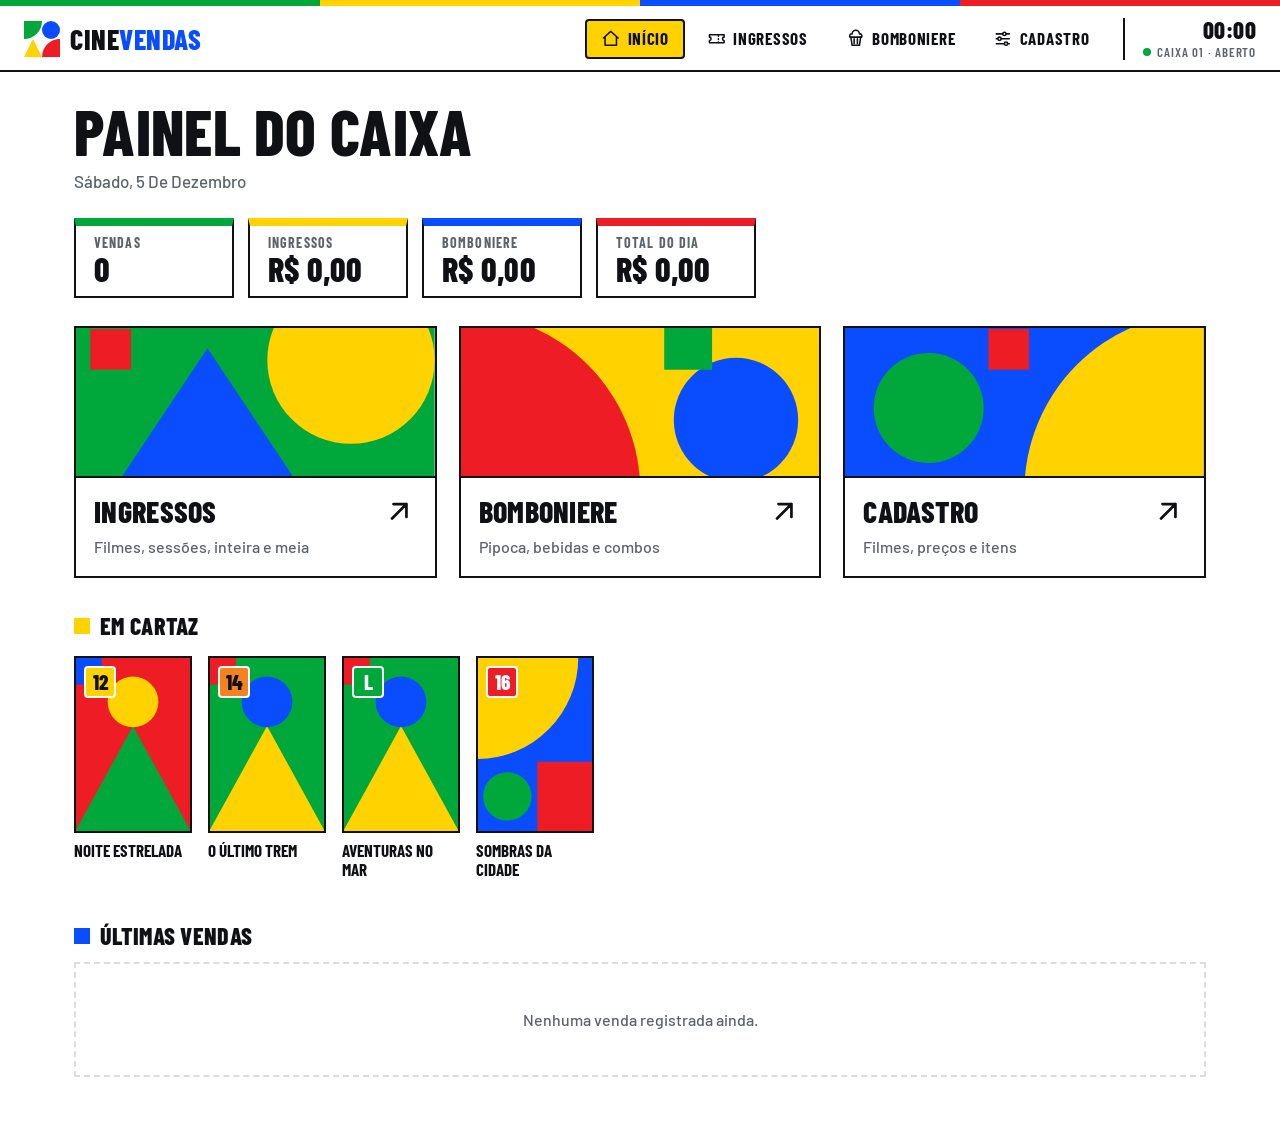
<file: cine/index.html>
<!DOCTYPE html>
<html lang="pt-BR"><head><meta charset="utf-8">
<meta name="viewport" content="width=device-width, initial-scale=1, viewport-fit=cover">
<title>Início · CineVendas</title>
<link href="https://fonts.googleapis.com/css2?family=Barlow:wght@400;500;600;700&family=Barlow+Condensed:wght@600;700;800&family=IBM+Plex+Mono:wght@400;600&display=swap" rel="stylesheet">
<link rel="stylesheet" href="assets/style.css">
</head><body>
<header><a class="logo" id="lg"><i></i>CineVendas</a><nav id="nav"></nav></header>
<main id="app"></main><div id="md"></div>
<script>var ROOT=''</script>
<script src="assets/app.js"></script>
<script>
function home(){const a=sum('ingresso'),b=sum('bomboniere'),ult=db.vendas.slice(-6).reverse();
 const d=new Date().toLocaleDateString('pt-BR',{weekday:'long',day:'numeric',month:'long'});
 const art=(bg,c)=>`<div class="art"><svg viewBox="0 0 300 150" preserveAspectRatio="xMidYMid slice"><rect width="300" height="150" fill="${bg}"/>${c}</svg></div>`;
 $('#app').innerHTML=`<h1>Painel do caixa</h1><p class="sub dt">${d}</p>
 <div class="kpi"><div><small>Vendas</small><b>${a[0]+b[0]}</b></div><div><small>Ingressos</small><b>${R(a[1])}</b></div><div><small>Bomboniere</small><b>${R(b[1])}</b></div><div><small>Total do dia</small><b>${R(a[1]+b[1])}</b></div></div>
 <div class="tiles">
 <a class="tile" href="${L('vendas')}">${art('#00A83B','<circle cx="230" cy="40" r="70" fill="#FFD200"/><path d="M30 150L110 30L190 150z" fill="#0A4DFF"/><rect x="12" y="14" width="34" height="34" fill="#EE1C25"/>')}<div class="tb"><b>Ingressos ${I('arrow')}</b><span class="d">Filmes, sessões, inteira e meia</span></div></a>
 <a class="tile" href="${L('bomboniere')}">${art('#FFD200','<path d="M0 0A150 150 0 0 1 150 150H0z" fill="#EE1C25"/><circle cx="230" cy="90" r="52" fill="#0A4DFF"/><rect x="170" y="8" width="40" height="40" fill="#00A83B"/>')}<div class="tb"><b>Bomboniere ${I('arrow')}</b><span class="d">Pipoca, bebidas e combos</span></div></a>
 <a class="tile" href="${L('cadastro')}">${art('#0A4DFF','<path d="M300 150H150A150 150 0 0 1 300 0z" fill="#FFD200"/><circle cx="70" cy="80" r="46" fill="#00A83B"/><rect x="120" y="14" width="34" height="34" fill="#EE1C25"/>')}<div class="tb"><b>Cadastro ${I('arrow')}</b><span class="d">Filmes, preços e itens</span></div></a></div>
 <h2 class="sh k1">Em cartaz</h2>
 ${db.filmes.length?`<div class="now">${db.filmes.map(x=>`<a href="${L('vendas')}"><div class="pst">${ph(x)}<span class="cl" data-c="${x.classif}">${CL(x.classif)}</span></div><b>${x.titulo}</b></a>`).join('')}</div>`:'<div class="empty">Nenhum filme cadastrado.</div>'}
 <h2 class="sh k2">Últimas vendas</h2>
 ${ult.length?`<div class="tw"><table><thead><tr><th>Nº</th><th>Tipo</th><th>Pagamento</th><th>Valor</th></tr></thead><tbody>${ult.map(v=>`<tr><td class="n">${String(v.n).padStart(4,'0')}</td><td><span class="tg ${v.tipo}">${v.tipo=='ingresso'?'Ingresso':'Bomboniere'}</span></td><td>${v.pay}</td><td class="v">${R(v.total)}</td></tr>`).join('')}</tbody></table></div>`:'<div class="empty">Nenhuma venda registrada ainda.</div>'}`}

boot('home',home);
</script></body></html>
</file>
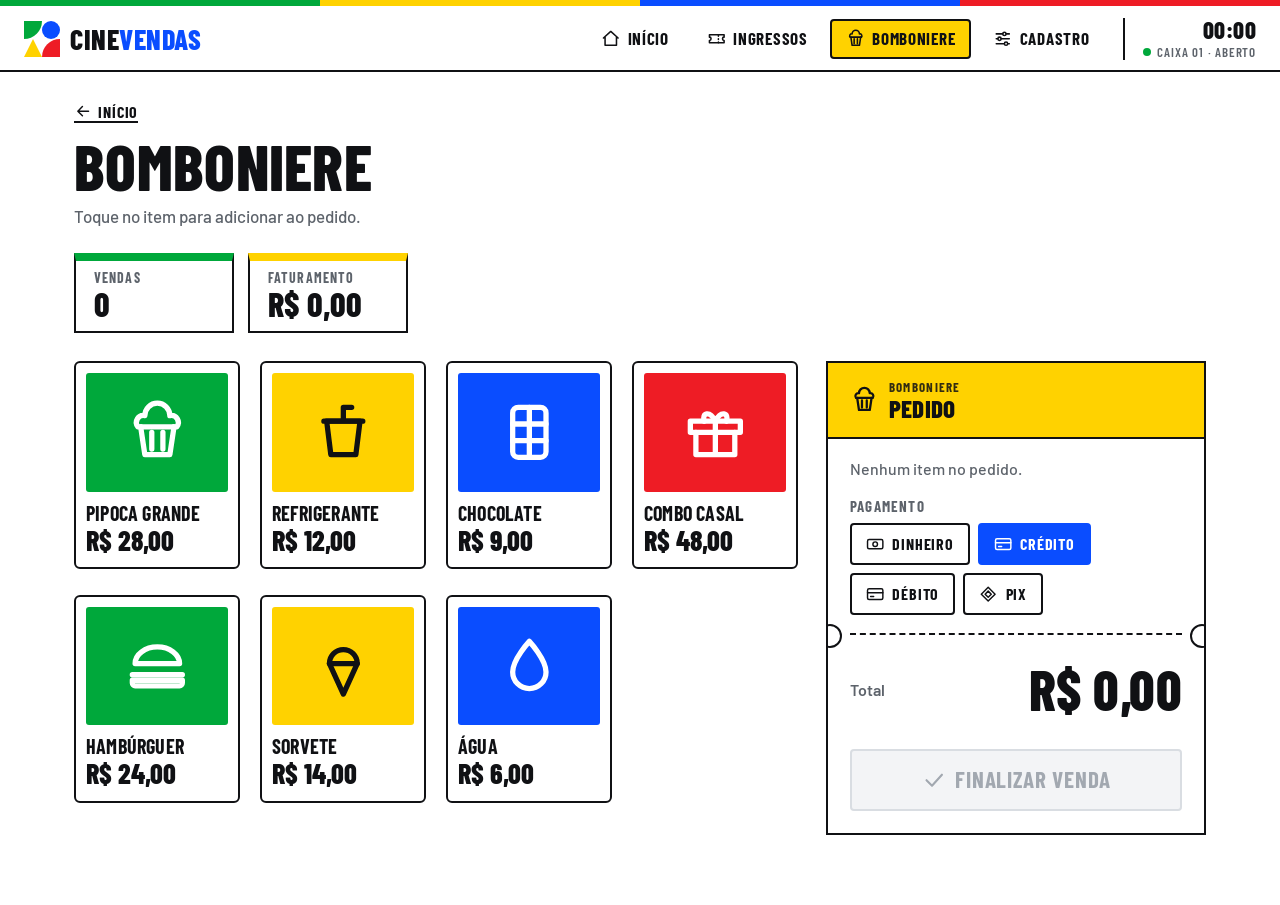
<file: cine/bomboniere/index.html>
<!DOCTYPE html>
<html lang="pt-BR"><head><meta charset="utf-8">
<meta name="viewport" content="width=device-width, initial-scale=1, viewport-fit=cover">
<title>Bomboniere · CineVendas</title>
<link href="https://fonts.googleapis.com/css2?family=Barlow:wght@400;500;600;700&family=Barlow+Condensed:wght@600;700;800&family=IBM+Plex+Mono:wght@400;600&display=swap" rel="stylesheet">
<link rel="stylesheet" href="../assets/style.css">
</head><body>
<header><a class="logo" id="lg"><i></i>CineVendas</a><nav id="nav"></nav></header>
<main id="app"></main><div id="md"></div>
<script>var ROOT='../'</script>
<script src="../assets/app.js"></script>
<script>
function bombo(){const ids=Object.keys(B.cart),tot=ids.reduce((a,id)=>a+B.cart[id]*db.itens.find(x=>x.id==id).preco,0);
 $('#app').innerHTML=back+`<h1>Bomboniere</h1><p class="sub">Toque no item para adicionar ao pedido.</p>${kpi('bomboniere')}<div class="two">
 ${db.itens.length?`<div class="grid" style="grid-template-columns:repeat(auto-fill,minmax(150px,1fr))">${db.itens.map((x,i)=>`<div class="item k${i%4}" onclick="addB(${x.id},1)">${B.cart[x.id]?`<span class="bd">${B.cart[x.id]}</span>`:''}<div class="im">${x.foto?`<img src="${x.foto}" alt="">`:I(x.ic||'popcorn')}</div><b>${x.nome}</b><div class="pp">${R(x.preco)}</div></div>`).join('')}</div>`:'<div class="empty">Nenhum item cadastrado.</div>'}
 <div class="panel"><div class="hd">${I('popcorn')}<div><small>Bomboniere</small>Pedido</div></div>${ids.length?ids.map(id=>{const x=db.itens.find(y=>y.id==id);return `<div class="row"><div>${x.nome}<small>${R(x.preco*B.cart[id])}</small></div><div class="q"><button onclick="addB(${id},-1)">${I('minus')}</button><span>${B.cart[id]}</span><button onclick="addB(${id},1)">${I('plus')}</button></div></div>`}).join(''):'<p class="mu">Nenhum item no pedido.</p>'}
 <span class="lb">Pagamento</span>${pays(B.pay,'setBP')}<div class="sep"></div>
 <div class="row"><span class="mu">Total</span><span class="tot">${R(tot)}</span></div><br>
 <button class="big" ${tot?'':'disabled'} onclick="fimB()">${I('check')} Finalizar venda</button></div></div>`}
function addB(id,d){B.cart[id]=(B.cart[id]||0)+d;if(B.cart[id]<=0)delete B.cart[id];bombo()}
const setBP=p=>{B.pay=p;bombo()};
function fimB(){let total=0;const l=Object.keys(B.cart).map(id=>{const x=db.itens.find(y=>y.id==id),s=x.preco*B.cart[id];total+=s;return `${B.cart[id]}x ${x.nome} · ${R(s)}`});
 recibo('bomboniere',l,total,B.pay);B.cart={};bombo()}

boot('bomboniere',bombo);
</script></body></html>
</file>
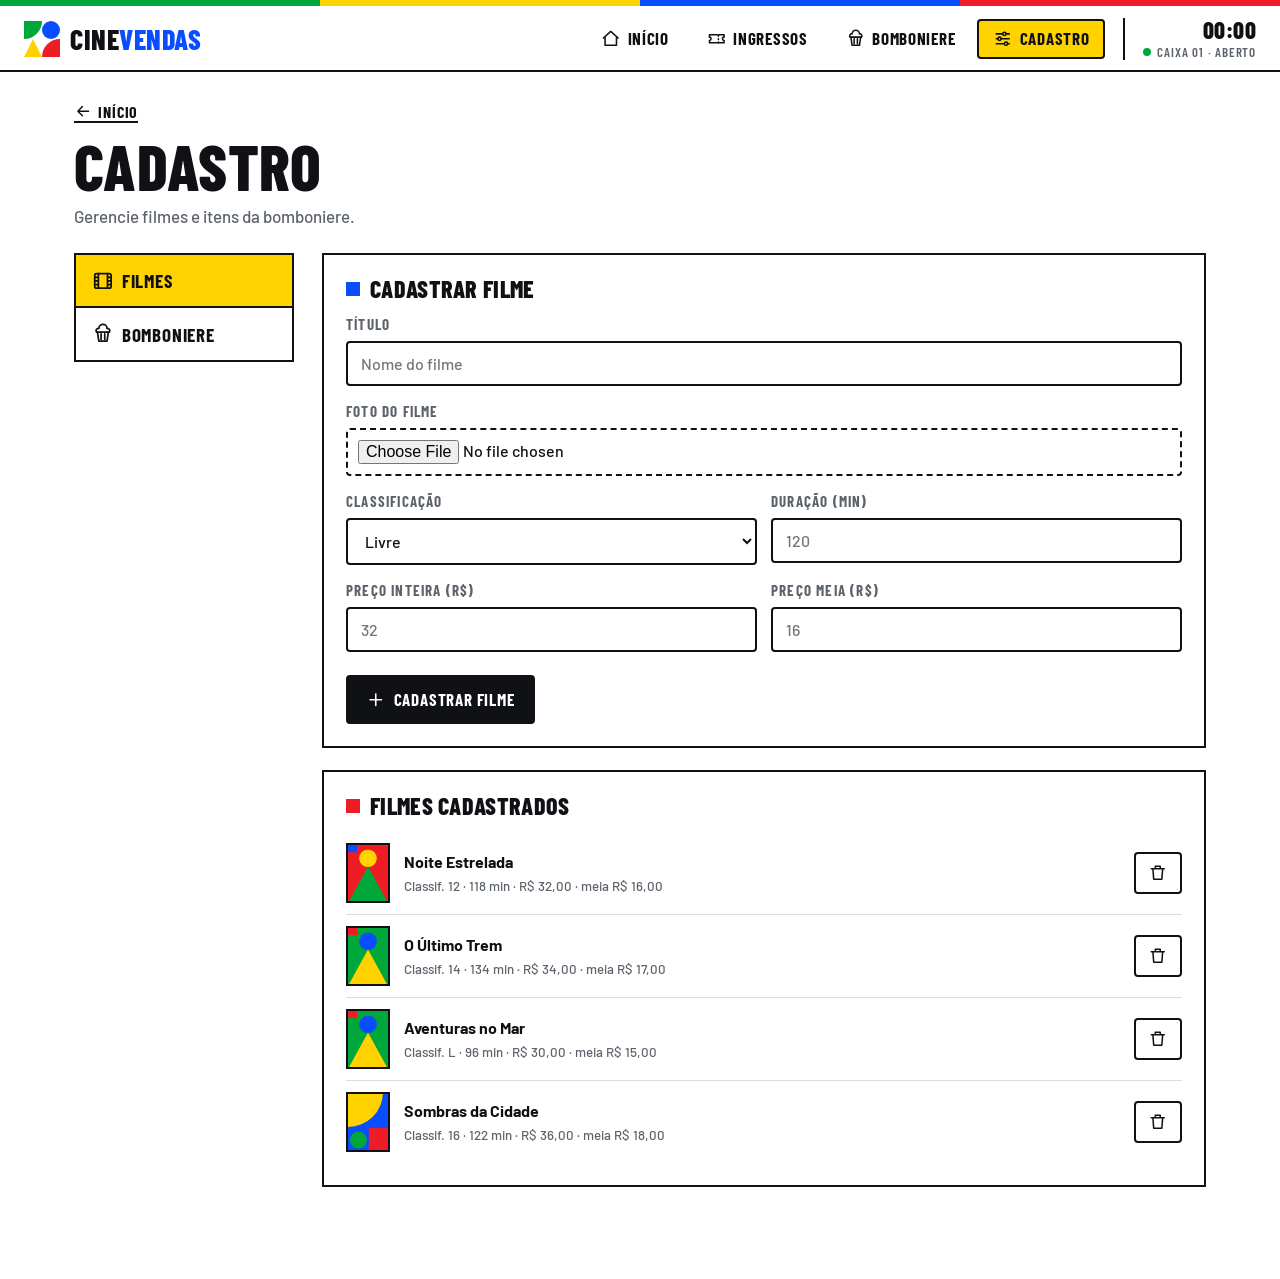
<file: cine/cadastro/index.html>
<!DOCTYPE html>
<html lang="pt-BR"><head><meta charset="utf-8">
<meta name="viewport" content="width=device-width, initial-scale=1, viewport-fit=cover">
<title>Cadastro · CineVendas</title>
<link href="https://fonts.googleapis.com/css2?family=Barlow:wght@400;500;600;700&family=Barlow+Condensed:wght@600;700;800&family=IBM+Plex+Mono:wght@400;600&display=swap" rel="stylesheet">
<link rel="stylesheet" href="../assets/style.css">
</head><body>
<header><a class="logo" id="lg"><i></i>CineVendas</a><nav id="nav"></nav></header>
<main id="app"></main><div id="md"></div>
<script>var ROOT='../'</script>
<script src="../assets/app.js"></script>
<script>
function cadastro(){tmp.foto=null;const F=tab=='filmes';
 $('#app').innerHTML=back+`<h1>Cadastro</h1><p class="sub">Gerencie filmes e itens da bomboniere.</p><div class="admin">
 <div class="side"><button class="${F?'on':''}" onclick="tab='filmes';cadastro()">${I('film')} Filmes</button><button class="${F?'':'on'}" onclick="tab='itens';cadastro()">${I('popcorn')} Bomboniere</button></div>
 <div><div class="card"><h2>${F?'Cadastrar filme':'Cadastrar item'}</h2>${F?`
 <span class="lb" style="margin-top:0">Título</span><input id="t" placeholder="Nome do filme">
 <span class="lb">Foto do filme</span><input type="file" accept="image/*" onchange="foto(this)"><div id="pv"></div>
 <div class="f2"><div><span class="lb">Classificação</span><select id="c">${['Livre','10','12','14','16','18'].map(x=>`<option>${x}</option>`).join('')}</select></div>
 <div><span class="lb">Duração (min)</span><input id="d" type="number" min="1" placeholder="120"></div>
 <div><span class="lb">Preço inteira (R$)</span><input id="p" type="number" min="0" step=".5" placeholder="32" oninput="$('#m').value=(this.value/2).toFixed(2)"></div>
 <div><span class="lb">Preço meia (R$)</span><input id="m" type="number" min="0" step=".5" placeholder="16"></div></div><br>
 <button onclick="addF()">${I('plus')} Cadastrar filme</button>`:`
 <div class="f2"><div><span class="lb" style="margin-top:0">Nome</span><input id="t" placeholder="Pipoca média"></div><div><span class="lb" style="margin-top:0">Preço (R$)</span><input id="p" type="number" min="0" step=".5" placeholder="18"></div></div>
 <span class="lb">Ícone</span><div class="icp">${ICS.map(i=>`<button class="${i==tmp.ic?'on':''}" onclick="tmp.ic='${i}';document.querySelectorAll('.icp button').forEach(b=>b.classList.remove('on'));this.classList.add('on')">${I(i)}</button>`).join('')}</div>
 <span class="lb">Ou envie uma foto (opcional)</span><input type="file" accept="image/*" onchange="foto(this)"><div id="pv"></div><br>
 <button onclick="addI()">${I('plus')} Cadastrar item</button>`}</div>
 <div class="card"><h2>${F?'Filmes cadastrados':'Itens cadastrados'}</h2>${(F?db.filmes:db.itens).map(x=>`<div class="li"><div class="th">${F?ph(x):x.foto?`<img src="${x.foto}" style="position:absolute;inset:0;width:100%;height:100%;object-fit:cover" alt="">`:I(x.ic||'popcorn')}</div><div><b>${x.titulo||x.nome}</b><br><small>${F?`Classif. ${CL(x.classif)} · ${x.dur} min · ${R(x.preco)} · meia ${R(x.meia)}`:R(x.preco)}</small></div><button class="g" onclick="del('${tab}',${x.id})">${I('trash')}</button></div>`).join('')||'<div class="empty">Nada cadastrado.</div>'}</div></div></div>`}
function foto(inp){const f=inp.files[0];if(!f)return;const r=new FileReader();r.onload=()=>{const im=new Image();im.onload=()=>{const s=Math.min(1,360/im.width),c=document.createElement('canvas');c.width=im.width*s;c.height=im.height*s;c.getContext('2d').drawImage(im,0,0,c.width,c.height);tmp.foto=c.toDataURL('image/jpeg',.7);$('#pv').innerHTML=`<img src="${tmp.foto}" style="width:90px;margin-top:8px;border-radius:10px" alt="">`};im.src=r.result};r.readAsDataURL(f)}
function addF(){const t=$('#t').value.trim(),p=+$('#p').value,m=+$('#m').value,d=+$('#d').value;if(!t||!p||!d)return alert('Preencha título, duração e preço.');
 db.filmes.push({id:db.seq++,titulo:t,preco:p,meia:m||p/2,classif:$('#c').value,dur:d,foto:tmp.foto,hue:Math.random()*360|0});save();cadastro()}
function addI(){const t=$('#t').value.trim(),p=+$('#p').value;if(!t||!p)return alert('Preencha nome e preço.');
 db.itens.push({id:db.seq++,nome:t,preco:p,ic:tmp.ic,foto:tmp.foto});save();cadastro()}
function del(k,id){db[k]=db[k].filter(x=>x.id!=id);if(V.sel==id)V.sel=null;delete B.cart[id];save();cadastro()}

boot('cadastro',cadastro);
</script></body></html>
</file>
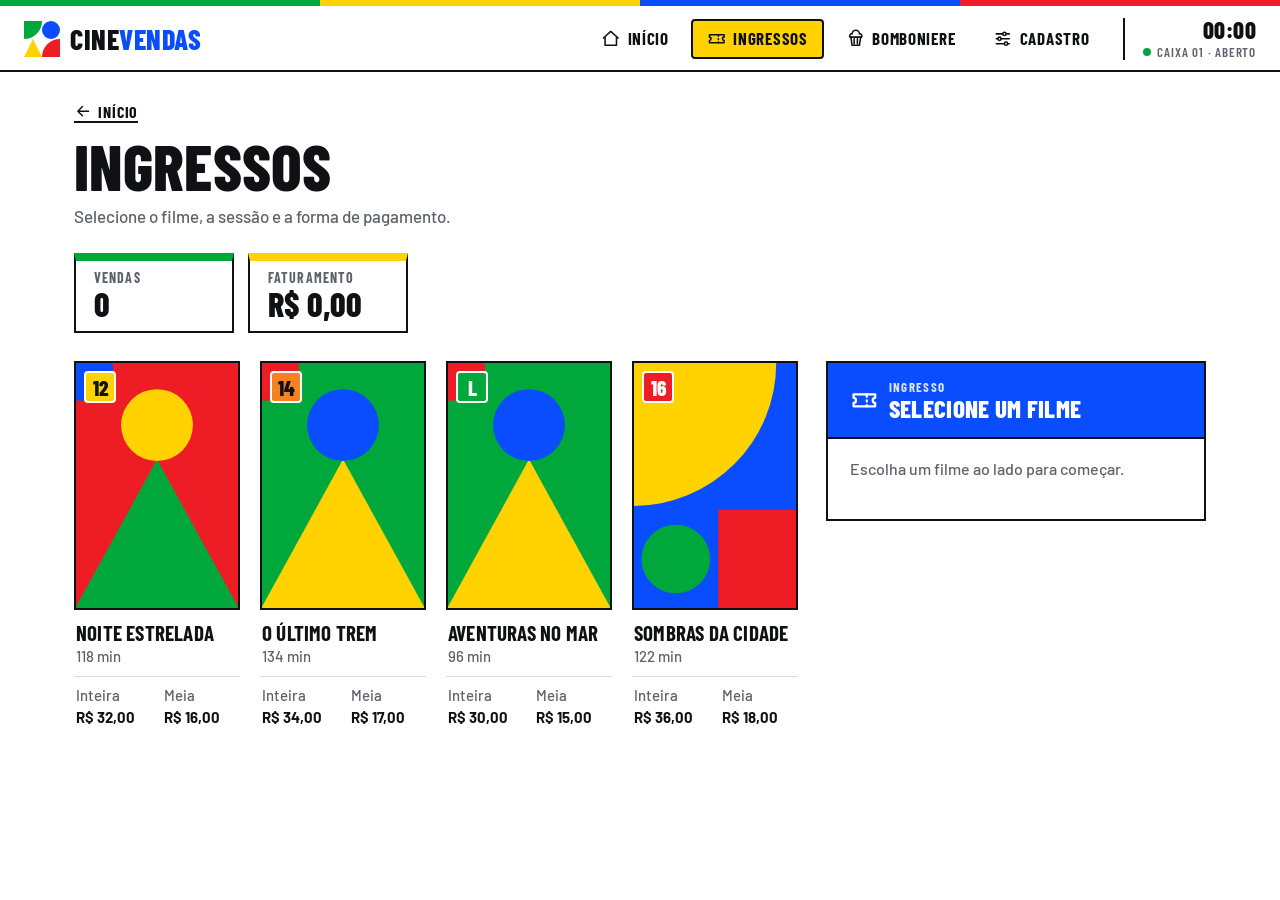
<file: cine/vendas/index.html>
<!DOCTYPE html>
<html lang="pt-BR"><head><meta charset="utf-8">
<meta name="viewport" content="width=device-width, initial-scale=1, viewport-fit=cover">
<title>Ingressos · CineVendas</title>
<link href="https://fonts.googleapis.com/css2?family=Barlow:wght@400;500;600;700&family=Barlow+Condensed:wght@600;700;800&family=IBM+Plex+Mono:wght@400;600&display=swap" rel="stylesheet">
<link rel="stylesheet" href="../assets/style.css">
</head><body>
<header><a class="logo" id="lg"><i></i>CineVendas</a><nav id="nav"></nav></header>
<main id="app"></main><div id="md"></div>
<script>var ROOT='../'</script>
<script src="../assets/app.js"></script>
<script>
function vendas(){const f=db.filmes.find(x=>x.id==V.sel),tot=f?V.i*f.preco+V.m*f.meia:0;
 $('#app').innerHTML=back+`<h1>Ingressos</h1><p class="sub">Selecione o filme, a sessão e a forma de pagamento.</p>${kpi('ingresso')}<div class="two">
 ${db.filmes.length?`<div class="grid">${db.filmes.map(x=>`<div class="film ${x.id==V.sel?'sel':''}" onclick="V.sel=${x.id};vendas()"><div class="pst">${ph(x)}<span class="cl" data-c="${x.classif}">${CL(x.classif)}</span></div><div class="ft"><b>${x.titulo}</b><small>${x.dur} min</small></div><div class="pr"><span>Inteira <b>${R(x.preco)}</b></span><span>Meia <b>${R(x.meia)}</b></span></div></div>`).join('')}</div>`:`<div class="empty">Nenhum filme cadastrado.</div>`}
 <div class="panel"><div class="hd">${I('ticket')}<div><small>Ingresso</small>${f?f.titulo:'Selecione um filme'}</div></div>${f?`
 <span class="lb" style="margin-top:0">Sessão</span><div class="chips">${['14:00','16:30','19:00','21:30'].map(s=>`<button class="${s==V.sess?'on':''}" onclick="V.sess='${s}';vendas()">${I('clock')}${s}</button>`).join('')}</div>
 <div class="mu">${f.dur} min · Classificação ${CL(f.classif)}</div>
 <div class="sep"></div>
 <div class="row"><div>Inteira<small>${R(f.preco)}</small></div><div class="q"><button onclick="V.i=Math.max(0,V.i-1);vendas()">${I('minus')}</button><span>${V.i}</span><button onclick="V.i++;vendas()">${I('plus')}</button></div></div>
 <div class="row"><div>Meia-entrada<small>${R(f.meia)}</small></div><div class="q"><button onclick="V.m=Math.max(0,V.m-1);vendas()">${I('minus')}</button><span>${V.m}</span><button onclick="V.m++;vendas()">${I('plus')}</button></div></div>
 <span class="lb">Pagamento</span>${pays(V.pay,'setVP')}
 ${V.pay=='Dinheiro'?`<span class="lb">Valor recebido</span><input type="number" min="0" oninput="troco(this.value,${tot})"><div id="tr" class="mu" style="margin-top:6px"></div>`:''}
 <div class="sep"></div><div class="row"><span class="mu">Total</span><span class="tot">${R(tot)}</span></div><br>
 <button class="big" ${tot?'':'disabled'} onclick="fimV()">${I('check')} Finalizar venda</button>`:'<p class="mu">Escolha um filme ao lado para começar.</p>'}</div></div>`}
const setVP=p=>{V.pay=p;vendas()};
const troco=(v,t)=>{$('#tr').textContent=v?(v>=t?'Troco: '+R(v-t):'Valor insuficiente'):''};
function fimV(){const f=db.filmes.find(x=>x.id==V.sel),total=V.i*f.preco+V.m*f.meia,l=[f.titulo+' · '+V.sess];
 if(V.i)l.push(`${V.i}x Inteira · ${R(V.i*f.preco)}`);if(V.m)l.push(`${V.m}x Meia · ${R(V.m*f.meia)}`);
 recibo('ingresso',l,total,V.pay);V.i=1;V.m=0;vendas()}


boot('vendas',vendas);
</script></body></html>
</file>
<file: cine/assets/style.css>
:root{box-sizing:border-box;padding-top:env(safe-area-inset-top,0px);padding-bottom:env(safe-area-inset-bottom,0px);color-scheme:light;
--bg:#fff;--ink:#101114;--mu:#5d636b;--ln:#d9dde2;--sf:#f3f4f6;
--g:#00A83B;--gd:#00872F;--y:#FFD200;--b:#0A4DFF;--r:#EE1C25;
--a:var(--b);--at:#fff;--hf:'Barlow Condensed','Arial Narrow',Impact,sans-serif}
body[data-p=bomboniere]{--a:var(--y);--at:var(--ink)}
body[data-p=cadastro]{--a:var(--g);--at:#fff}
html{scroll-padding-top:env(safe-area-inset-top,0px)}*{box-sizing:border-box}
body{margin:0;background:var(--bg);color:var(--ink);font:500 16px/1.45 Barlow,system-ui,sans-serif;min-height:100vh}
.ic{width:1.15em;height:1.15em;fill:none;stroke:currentColor;stroke-width:1.9;stroke-linecap:round;stroke-linejoin:round;vertical-align:-.2em;flex:none}

/* cabeçalho */
header{position:sticky;top:env(safe-area-inset-top,0px);z-index:10;display:flex;align-items:center;gap:18px;padding:18px 24px 10px;background:#fff;border-bottom:2px solid var(--ink)}
header:before{content:"";position:absolute;left:0;right:0;top:0;height:6px;background:linear-gradient(90deg,var(--g) 0 25%,var(--y) 0 50%,var(--b) 0 75%,var(--r) 0)}
.logo{display:flex;align-items:center;gap:10px;font:800 28px/1 var(--hf);letter-spacing:.5px;color:var(--ink);text-decoration:none;margin-right:auto}
.logo .mk{width:36px;height:36px;display:block}.logo em{font-style:normal;color:var(--b)}
nav{display:flex;gap:6px}
nav a{display:flex;align-items:center;gap:7px;color:var(--ink);text-decoration:none;padding:8px 14px;border:2px solid transparent;border-radius:4px;font:700 17px/1 var(--hf);text-transform:uppercase;letter-spacing:.7px}
nav a:hover{border-color:var(--ink)}nav a.on{background:var(--y);border-color:var(--ink)}
.ck{text-align:right;padding-left:18px;border-left:2px solid var(--ink);line-height:1.1}
.ck b{display:block;font:800 24px/1 var(--hf);letter-spacing:.5px}
.ck small{font:600 13px var(--hf);text-transform:uppercase;letter-spacing:.8px;color:var(--mu)}
.ck i{display:inline-block;width:8px;height:8px;border-radius:50%;background:var(--g);margin-right:6px;vertical-align:1px}
@media(max-width:760px){.ck{display:none}}
@media(max-width:640px){nav a span{display:none}header{padding-left:14px;padding-right:14px}}

main{max-width:1180px;margin:0 auto;padding:30px 24px 70px;animation:in .25s}
@keyframes in{from{opacity:0;transform:translateY(6px)}}
h1{font:800 clamp(40px,6.5vw,64px)/.92 var(--hf);text-transform:uppercase;letter-spacing:.3px;margin:0 0 8px}
h2{margin:0 0 14px;font:800 24px/1 var(--hf);text-transform:uppercase;letter-spacing:.3px}
.sub{color:var(--mu);margin:0 0 24px;font-size:17px}.dt{text-transform:capitalize}
.back{display:inline-flex;align-items:center;gap:6px;color:var(--ink);text-decoration:none;font:700 16px var(--hf);text-transform:uppercase;letter-spacing:.8px;margin-bottom:14px;border-bottom:2px solid var(--ink)}
.back:hover{color:var(--b);border-color:var(--b)}
.sh{display:flex;align-items:center;gap:10px;margin:36px 0 14px}.sh:before{content:"";width:16px;height:16px;background:var(--g)}
.sh.k1:before{background:var(--y)}.sh.k2:before{background:var(--b)}.sh.k3:before{background:var(--r)}

/* indicadores */
.kpi{display:flex;gap:14px;flex-wrap:wrap;margin:0 0 28px}
.kpi div{border:2px solid var(--ink);border-top:8px solid var(--g);padding:8px 18px 10px;min-width:160px;background:#fff}
.kpi div:nth-child(2){border-top-color:var(--y)}.kpi div:nth-child(3){border-top-color:var(--b)}.kpi div:nth-child(4){border-top-color:var(--r)}
.kpi small{display:block;font:700 14px var(--hf);text-transform:uppercase;letter-spacing:1.1px;color:var(--mu)}
.kpi b{display:block;font:800 34px/1.05 var(--hf);letter-spacing:.3px}

/* início */
.tiles{display:grid;grid-template-columns:repeat(auto-fit,minmax(260px,1fr));gap:22px;margin:6px 0 0}
.tile{display:block;text-decoration:none;color:var(--ink);border:2px solid var(--ink);background:#fff;transition:.15s}
.tile:hover{transform:translate(-3px,-3px);box-shadow:7px 7px 0 var(--ink)}
.tile .art{height:150px;border-bottom:2px solid var(--ink);overflow:hidden}.tile .art svg{width:100%;height:100%;display:block}
.tile .tb{padding:16px 18px 18px}
.tile b{display:flex;justify-content:space-between;align-items:center;font:800 30px/1 var(--hf);text-transform:uppercase;letter-spacing:.3px}
.tile .d{display:block;margin-top:6px;color:var(--mu);font-size:16px}
.now{display:flex;gap:16px;overflow-x:auto;padding:4px 4px 10px 0}
.now a{flex:none;width:118px;text-decoration:none;color:var(--ink)}
.now b{display:block;margin-top:8px;font:700 17px/1.1 var(--hf);text-transform:uppercase}
.now a:hover .pst{transform:translate(-3px,-3px);box-shadow:5px 5px 0 var(--ink)}
.tw{overflow-x:auto;border:2px solid var(--ink)}
table{width:100%;border-collapse:collapse;min-width:420px}
th{text-align:left;font:700 14px var(--hf);text-transform:uppercase;letter-spacing:1.1px;color:var(--mu);background:var(--sf);padding:10px 16px;border-bottom:2px solid var(--ink)}
td{padding:11px 16px;border-bottom:1px solid var(--ln)}tr:last-child td{border:0}
td.n{font:600 14px 'IBM Plex Mono',ui-monospace,monospace}td.v{text-align:right;font:800 20px var(--hf)}th:last-child{text-align:right}
.tg{display:inline-block;padding:2px 10px;border-radius:3px;font:700 14px var(--hf);text-transform:uppercase;letter-spacing:.8px;background:var(--b);color:#fff}
.tg.bomboniere{background:var(--y);color:var(--ink)}

/* filmes */
.two{display:grid;grid-template-columns:1fr 380px;gap:28px;align-items:start}@media(max-width:900px){.two{grid-template-columns:1fr}}
.grid{display:grid;grid-template-columns:repeat(auto-fill,minmax(165px,1fr));gap:26px 20px}
.film{cursor:pointer}
.pst{position:relative;aspect-ratio:2/3;overflow:hidden;border:2px solid var(--ink);background:var(--sf);transition:.15s}
.film:hover .pst{transform:translate(-3px,-3px);box-shadow:6px 6px 0 var(--ink)}
.film.sel .pst{outline:4px solid var(--b);outline-offset:3px}
.pst img,.th img,.ph{position:absolute;inset:0;width:100%;height:100%;object-fit:cover}.ph svg{width:100%;height:100%;display:block}
.cl{position:absolute;top:8px;left:8px;width:32px;height:32px;display:grid;place-items:center;border:2px solid #fff;border-radius:4px;font:800 21px/1 var(--hf);color:#fff;background:var(--g)}
.cl[data-c="10"]{background:var(--b)}.cl[data-c="12"]{background:var(--y);color:var(--ink)}.cl[data-c="14"]{background:#F58220;color:var(--ink)}.cl[data-c="16"]{background:var(--r)}.cl[data-c="18"]{background:#000}
.ft{padding:12px 2px 0}.ft b{display:block;font:700 21px/1.05 var(--hf);text-transform:uppercase;letter-spacing:.2px}.ft small{color:var(--mu);font-size:15px}
.film.sel .ft b{color:var(--b)}
.pr{display:flex;justify-content:space-between;padding:8px 2px 0;margin-top:8px;border-top:1px solid var(--ln);font-size:15px;color:var(--mu)}.pr b{color:var(--ink);font-weight:700}

/* ingresso / pedido */
.panel{background:#fff;border:2px solid var(--ink);padding:22px;position:sticky;top:calc(env(safe-area-inset-top,0px) + 96px);overflow:hidden}
.panel .hd{margin:-22px -22px 18px;padding:16px 22px;background:var(--a);color:var(--at);border-bottom:2px solid var(--ink);font:800 25px/1.05 var(--hf);text-transform:uppercase;display:flex;align-items:center;gap:10px;letter-spacing:.3px}
.panel .hd small{display:block;font:700 13px var(--hf);letter-spacing:1.3px;opacity:.85}
.lb{display:block;font:700 15px var(--hf);text-transform:uppercase;letter-spacing:1.2px;color:var(--mu);margin:16px 0 8px}
.row{display:flex;justify-content:space-between;align-items:center;gap:10px;padding:8px 0;font-weight:600}.row small{color:var(--mu);display:block;font-weight:500}
.q{display:flex;align-items:center;gap:10px}.q span{min-width:24px;text-align:center;font:800 22px var(--hf)}
.sep{border-top:2px dashed var(--ink);margin:18px 0;position:relative}
.panel .sep:before,.panel .sep:after{content:"";position:absolute;top:-11px;width:20px;height:20px;border-radius:50%;background:#fff;border:2px solid var(--ink)}
.panel .sep:before{left:-32px}.panel .sep:after{right:-32px}
.tot{font:800 56px/1 var(--hf);letter-spacing:.5px}

button{font:700 17px/1 var(--hf);text-transform:uppercase;letter-spacing:.8px;cursor:pointer;border:2px solid var(--ink);border-radius:4px;padding:13px 18px;color:#fff;background:var(--ink);transition:.12s;display:inline-flex;align-items:center;justify-content:center;gap:8px}
button:hover{background:var(--b);border-color:var(--b)}button:active{transform:translateY(1px)}
button.big{width:100%;font-size:23px;padding:16px;background:var(--gd)}button.big:hover{background:var(--g);color:var(--ink);border-color:var(--ink)}
button:disabled,button.big:disabled{background:var(--sf);color:#a2a8b0;border-color:var(--ln);cursor:not-allowed;transform:none}
button.g{background:#fff;color:var(--ink);padding:9px 12px}button.g:hover{background:var(--r);color:#fff;border-color:var(--r)}
.q button{width:38px;height:38px;padding:0;background:#fff;color:var(--ink)}.q button:hover{background:var(--y);color:var(--ink);border-color:var(--ink)}
.chips{display:flex;flex-wrap:wrap;gap:8px}
.chips button{background:#fff;color:var(--ink);padding:10px 14px;font-size:16px}
.chips button:hover{background:var(--y);color:var(--ink);border-color:var(--ink)}
.chips button.on,.chips button.on:hover{background:var(--b);color:#fff;border-color:var(--b)}
input,select{width:100%;padding:11px 13px;border:2px solid var(--ink);border-radius:4px;background:#fff;color:var(--ink);font:500 16px Barlow,system-ui,sans-serif}
input:focus,select:focus{outline:3px solid var(--y);outline-offset:0}
input[type=file]{border-style:dashed;padding:10px}

/* bomboniere */
.item{cursor:pointer;border:2px solid var(--ink);border-radius:6px;background:#fff;padding:10px;position:relative;transition:.12s;text-align:left}
.item:hover{transform:translate(-3px,-3px);box-shadow:6px 6px 0 var(--ink)}.item:active{transform:none;box-shadow:none}
.item .im{aspect-ratio:1.2;display:grid;place-items:center;font-size:58px;border-radius:3px;margin-bottom:10px;overflow:hidden;background:var(--g);color:#fff}
.item.k1 .im{background:var(--y);color:var(--ink)}.item.k2 .im{background:var(--b)}.item.k3 .im{background:var(--r)}
.item .im img{width:100%;height:100%;object-fit:cover}
.item b{display:block;font:700 20px/1.1 var(--hf);text-transform:uppercase;letter-spacing:.2px}.item .pp{font:800 28px/1.2 var(--hf)}
.item .bd{position:absolute;top:16px;right:16px;min-width:30px;height:30px;padding:0 8px;border-radius:4px;border:2px solid #fff;background:var(--ink);color:#fff;font:800 19px var(--hf);display:grid;place-items:center}

/* cadastro */
.admin{display:grid;grid-template-columns:220px 1fr;gap:28px;align-items:start}@media(max-width:800px){.admin{grid-template-columns:1fr}}
.side{border:2px solid var(--ink);display:flex;flex-direction:column}@media(max-width:800px){.side{flex-direction:row}}
.side button{background:#fff;color:var(--ink);justify-content:flex-start;padding:15px 16px;border:0;border-bottom:2px solid var(--ink);border-radius:0;flex:1;font-size:19px}
.side button:last-child{border-bottom:0}.side button:hover{background:var(--sf);color:var(--ink)}.side button.on{background:var(--y)}
.card{border:2px solid var(--ink);background:#fff;padding:22px;margin-bottom:22px}
.card h2{display:flex;align-items:center;gap:10px}.card h2:before{content:"";width:14px;height:14px;background:var(--b)}
.card+.card h2:before{background:var(--r)}
.f2{display:grid;grid-template-columns:1fr 1fr;gap:0 14px}@media(max-width:560px){.f2{grid-template-columns:1fr}}
.icp{display:flex;gap:8px;flex-wrap:wrap}.icp button{width:48px;height:48px;padding:0;background:#fff;color:var(--ink);font-size:22px}
.icp button:hover,.icp button.on{background:var(--y);color:var(--ink);border-color:var(--ink)}
.li{display:flex;align-items:center;gap:14px;padding:11px 0;border-bottom:1px solid var(--ln)}.li:last-child{border:0}
.li .th{width:44px;height:60px;border:2px solid var(--ink);overflow:hidden;position:relative;flex:none;display:grid;place-items:center;background:var(--sf);font-size:22px}
.li div:nth-child(2){flex:1}.li small{color:var(--mu)}
.empty{padding:44px;text-align:center;color:var(--mu);border:2px dashed var(--ln)}
.mu{color:var(--mu)}

/* cupom */
.modal{position:fixed;inset:0;background:rgba(16,17,20,.68);display:grid;place-items:center;padding:16px;z-index:30;overflow:auto;animation:in .2s}
.rc{position:relative;width:100%;max-width:340px;background:#fff;color:#111;padding:24px 22px 26px;margin-bottom:10px;font:400 14px/1.55 'IBM Plex Mono',ui-monospace,Menlo,Consolas,monospace}
.rc:after{content:"";position:absolute;left:0;right:0;bottom:-8px;height:8px;background:url("data:image/svg+xml;utf8,<svg xmlns='http://www.w3.org/2000/svg' width='16' height='8'><path d='M0 0h16L8 8z' fill='white'/></svg>") repeat-x}
.rh{text-align:center;font:800 32px/1 var(--hf);letter-spacing:1px}.rh em{font-style:normal;color:var(--b)}
.rs{text-align:center;font-size:12px;color:#555;text-transform:uppercase;letter-spacing:.5px;margin-top:4px}
.rc .ok{display:flex;align-items:center;justify-content:center;gap:8px;margin:14px 0 4px;font:800 22px var(--hf);text-transform:uppercase;letter-spacing:.6px}
.rc .ok span{display:grid;place-items:center;width:26px;height:26px;border-radius:50%;background:var(--g);color:#fff;font-size:16px}
.dsh{border-top:2px dashed #111;margin:10px 0}
.rl{display:flex;justify-content:space-between;gap:14px}.rl.tt{font:800 24px var(--hf);margin:4px 0}.rl.mu{color:#666;font-size:12px}
.bar{height:46px;margin:16px 8px 8px;background:repeating-linear-gradient(90deg,#111 0 2px,#fff 2px 4px,#111 4px 5px,#fff 5px 9px,#111 9px 12px,#fff 12px 14px,#111 14px 15px,#fff 15px 18px)}
.acts{display:flex;gap:8px;margin-top:16px}.acts button{flex:1}
@media print{body *{visibility:hidden}.rc,.rc *{visibility:visible}.modal{position:static;background:none}.rc{position:absolute;left:0;top:0;width:80mm;margin:0}.noprint{display:none!important}.rc:after{display:none}}
</file>
